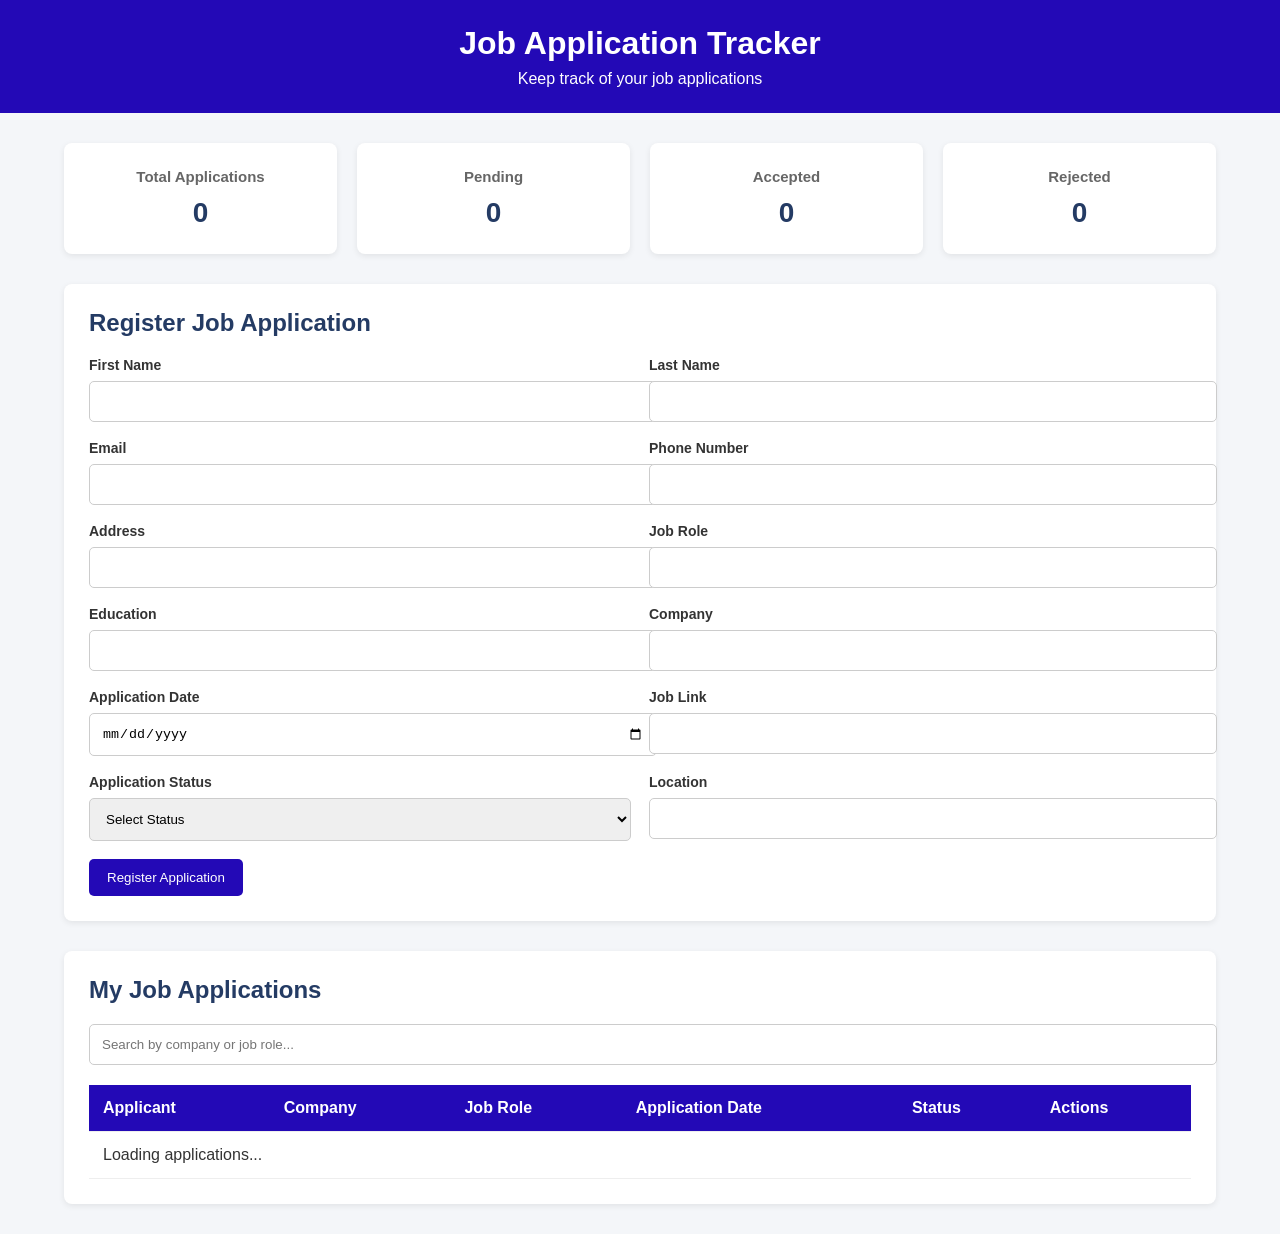
<file: index.html>
<!DOCTYPE html>
<html lang="en">
<head>
    <meta charset="UTF-8">
    <meta name="viewport" content="width=device-width, initial-scale=1.0">
    <title>Job Application Tracker</title>
    <link rel="stylesheet" href="style.css">
</head>
<body>

    <header>
        <h1>Job Application Tracker</h1>
        <p>Keep track of your job applications</p>
    </header>

    <main>

        <!-- Dashboard Statistics -->
        <section class="statistics">
            <div class="stat-card">
                <h3>Total Applications</h3>
                <p id="total-applications">0</p>
            </div>

            <div class="stat-card">
                <h3>Pending</h3>
                <p id="pending-applications">0</p>
            </div>

            <div class="stat-card">
                <h3>Accepted</h3>
                <p id="accepted-applications">0</p>
            </div>

            <div class="stat-card">
                <h3>Rejected</h3>
                <p id="rejected-applications">0</p>
            </div>
        </section>

        <!-- Register Applicant Form -->
        <section class="form-section">
            <h2 id="form-title">Register Job Application</h2>

            <form id="applicant-form">

                <div class="form-group">
                    <label for="first_name">First Name</label>
                    <input type="text" id="first_name" required>
                </div>

                <div class="form-group">
                    <label for="last_name">Last Name</label>
                    <input type="text" id="last_name" required>
                </div>

                <div class="form-group">
                    <label for="email">Email</label>
                    <input type="email" id="email" required>
                </div>

                <div class="form-group">
                    <label for="phone_number">Phone Number</label>
                    <input type="tel" id="phone_number" required>
                </div>

                <div class="form-group">
                    <label for="address">Address</label>
                    <input type="text" id="address" required>
                </div>

                <div class="form-group">
                    <label for="role">Job Role</label>
                    <input type="text" id="role" required>
                </div>

                <div class="form-group">
                    <label for="education">Education</label>
                    <input type="text" id="education" required>
                </div>

                <div class="form-group">
                    <label for="company">Company</label>
                    <input type="text" id="company" required>
                </div>

                <div class="form-group">
                    <label for="application_date">Application Date</label>
                    <input type="date" id="application_date" required>
                </div>

                <div class="form-group">
                    <label for="job_link">Job Link</label>
                    <input type="url" id="job_link">
                </div>

                <div class="form-group">
                    <label for="status">Application Status</label>
                    <select id="status" required>
                        <option value="">Select Status</option>
                        <option value="Pending">Pending</option>
                        <option value="Applied">Applied</option>
                        <option value="Interview">Interview</option>
                        <option value="Accepted">Accepted</option>
                        <option value="Rejected">Rejected</option>
                    </select>
                </div>

                <div class="form-group">
                    <label for="location">Location</label>
                    <input type="text" id="location" required>
                </div>

                <div class="form-buttons">
                    <button type="submit" id="submit-button">
                        Register Application
                    </button>

                    <button type="button" id="cancel-button" hidden>
                        Cancel Update
                    </button>
                </div>

            </form>
        </section>

        <!-- Applicants Table -->
        <section class="applications-section">

            <h2>My Job Applications</h2>

            <input
                type="text"
                id="search-input"
                placeholder="Search by company or job role..."
            >

            <div class="table-container">
                <table>
                    <thead>
                        <tr>
                            <th>Applicant</th>
                            <th>Company</th>
                            <th>Job Role</th>
                            <th>Application Date</th>
                            <th>Status</th>
                            <th>Actions</th>
                        </tr>
                    </thead>

                    <tbody id="applicant-list">
                        <tr>
                            <td colspan="6">Loading applications...</td>
                        </tr>
                    </tbody>
                </table>
            </div>

        </section>

    </main>

    <script src="script.js"></script>
</body>
</html>
</file>
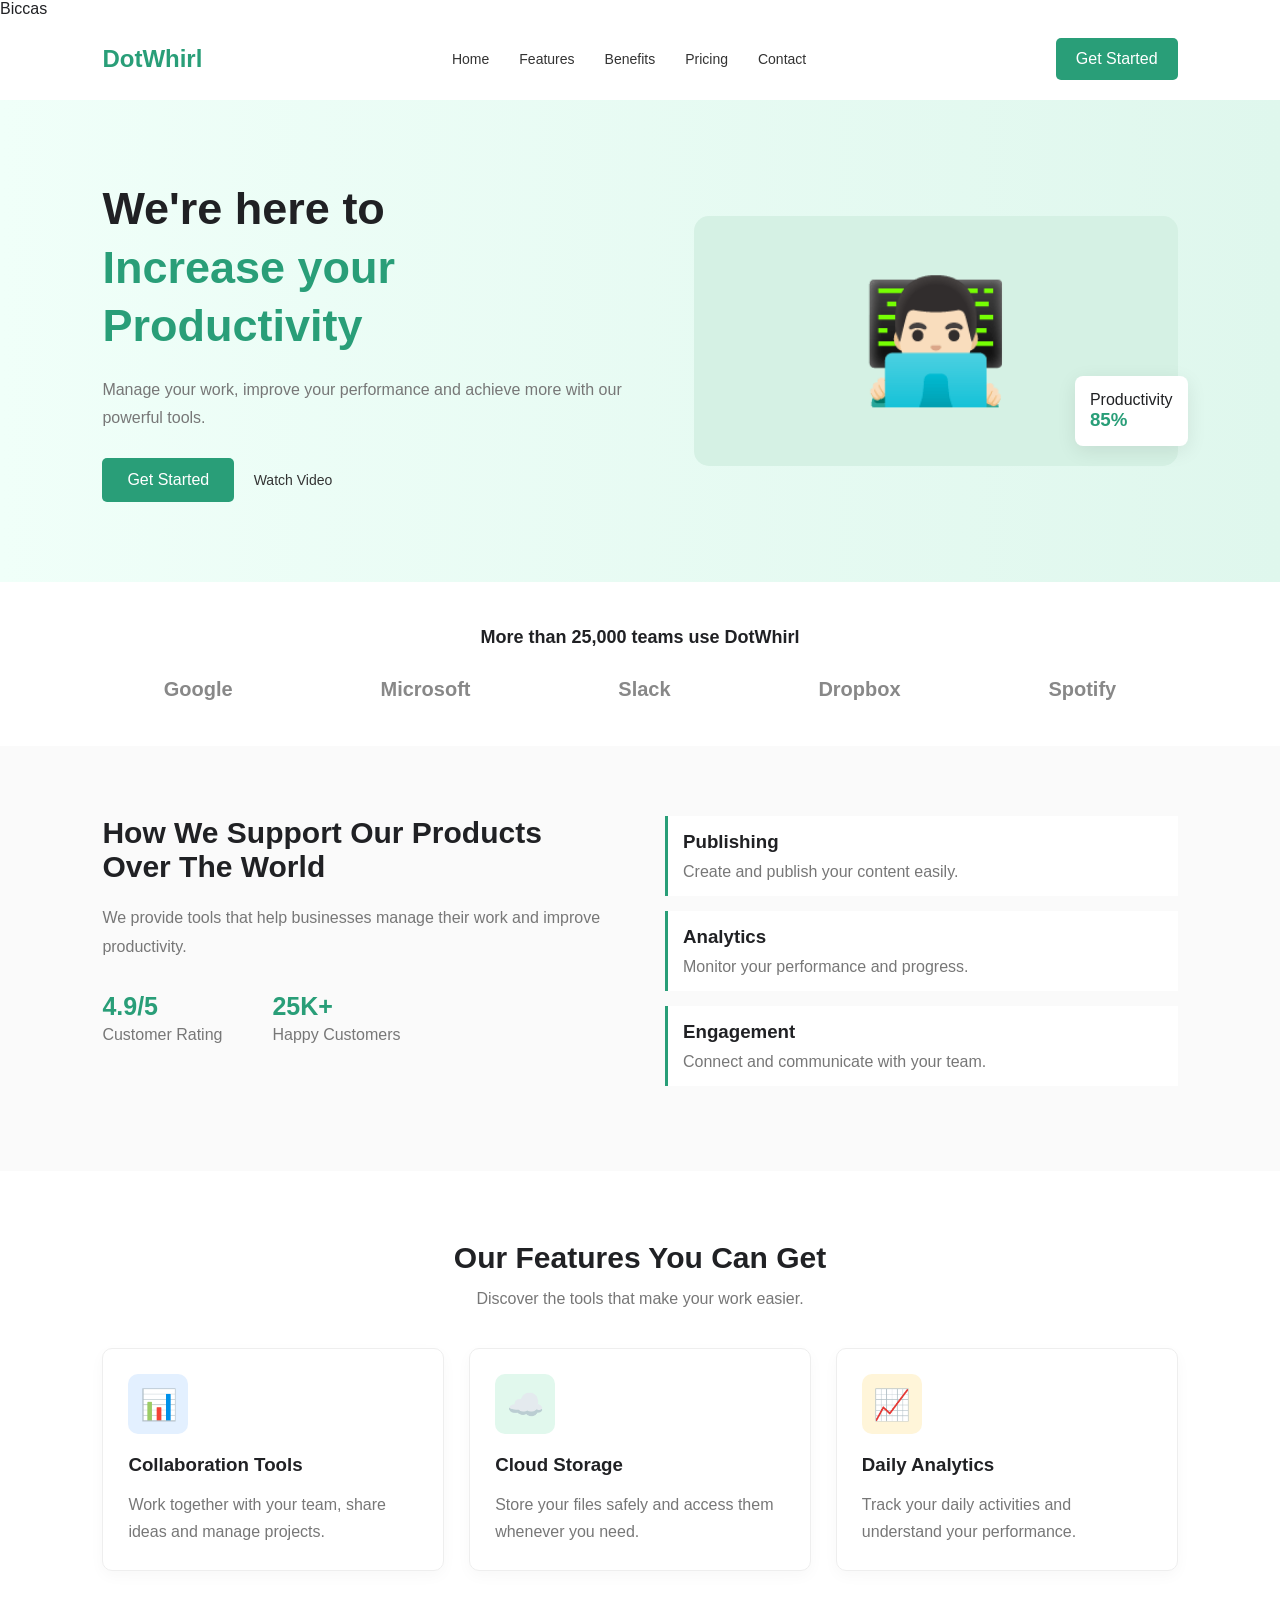
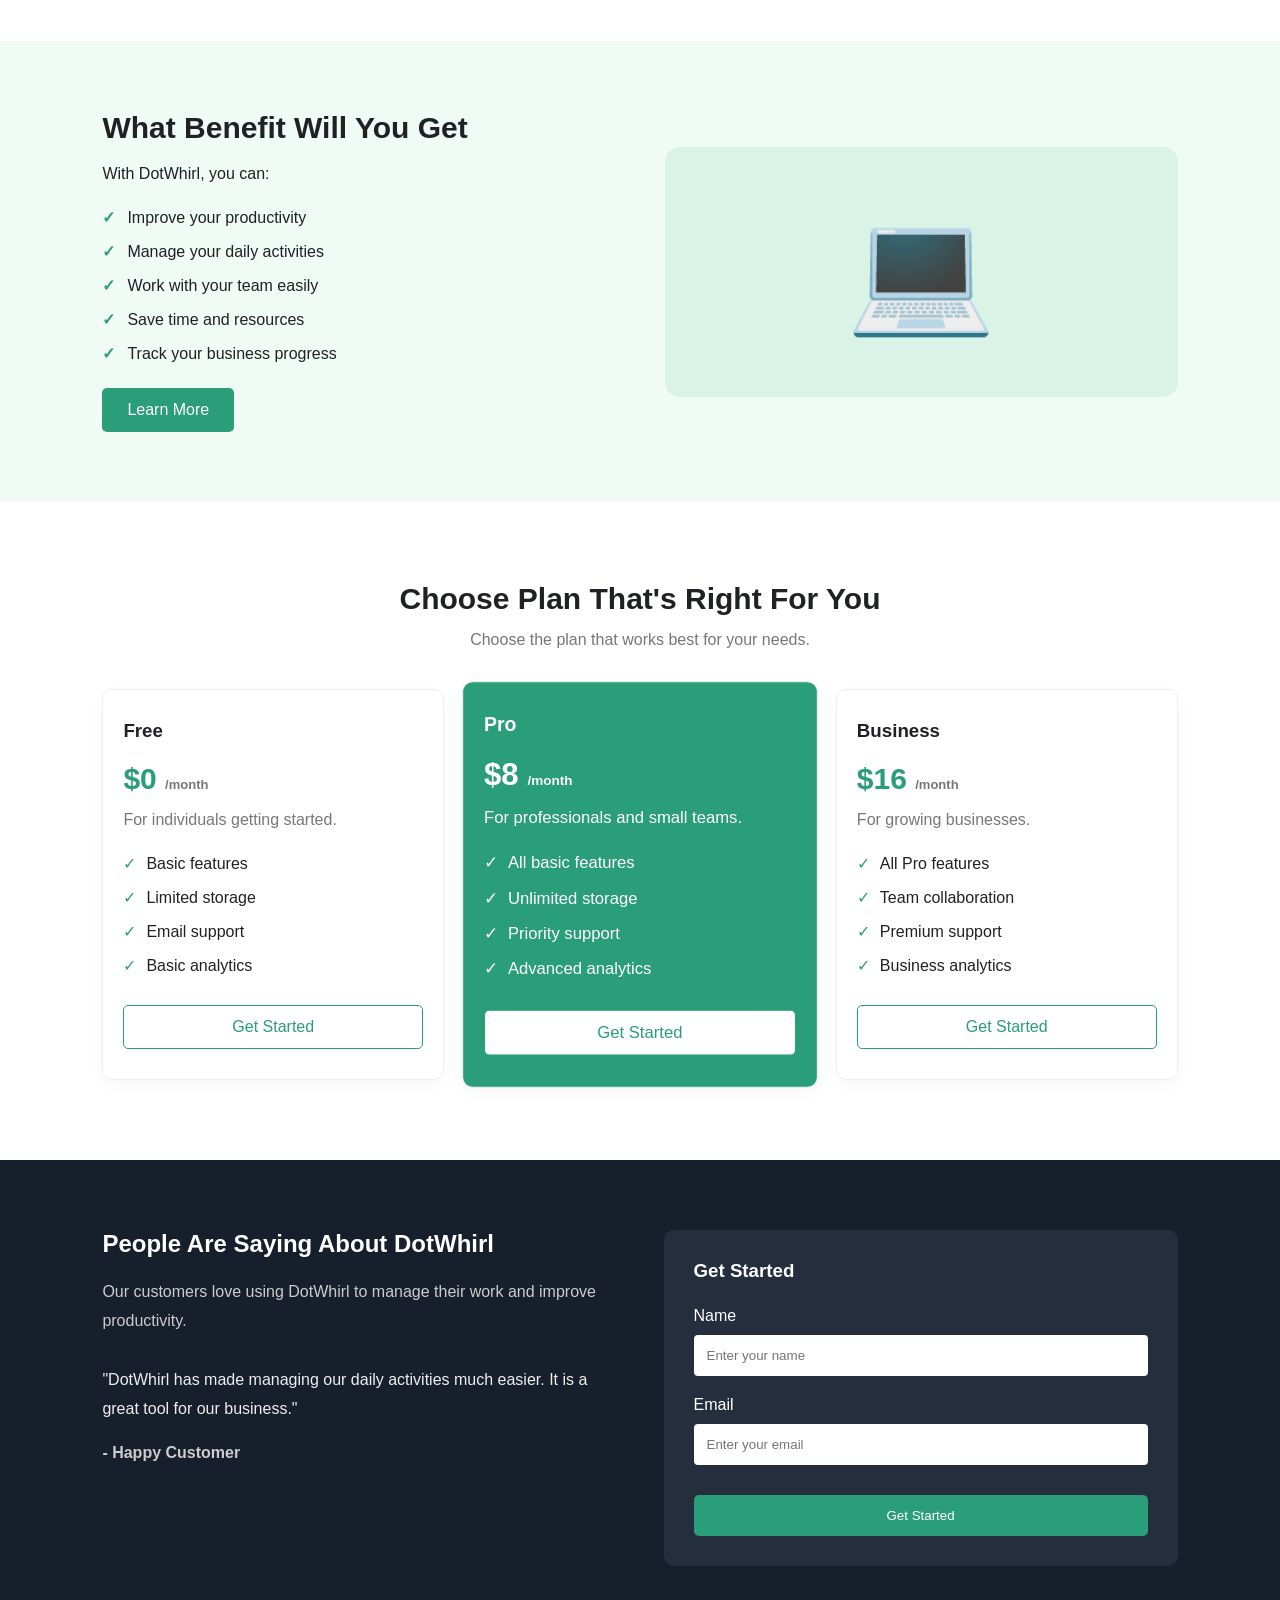
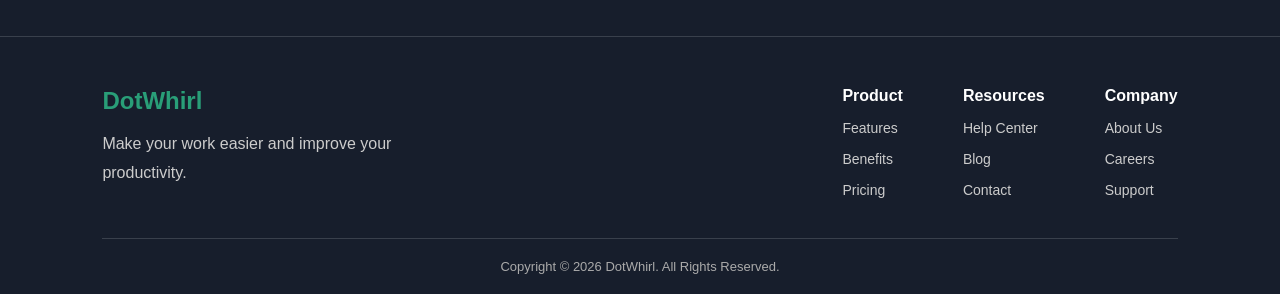
<file: BicaasTask/index.html>
<!DOCTYPE html>
<html lang="en">

<head>
    <meta charset="UTF-8">
    <meta name="viewport" content="width=device-width, initial-scale=1.0">

    <title></title>Biccas</title>

    <link rel="stylesheet" href="style.css">
</head>

<body>

    <!-- Navigation Bar -->
    <header>
        <nav class="navbar">

            <h2 class="logo">DotWhirl</h2>

            <ul class="nav-links">
                <li><a href="#home">Home</a></li>
                <li><a href="#features">Features</a></li>
                <li><a href="#benefits">Benefits</a></li>
                <li><a href="#pricing">Pricing</a></li>
                <li><a href="#contact">Contact</a></li>
            </ul>

            <a href="#pricing" class="nav-button">Get Started</a>

        </nav>
    </header>


    <!-- Hero Section -->
    <section class="hero" id="home">

        <div class="hero-text">

            <h1>
                We're here to
                <span>Increase your Productivity</span>
            </h1>

            <p>
                Manage your work, improve your performance
                and achieve more with our powerful tools.
            </p>

            <a href="#pricing" class="button">Get Started</a>

            <a href="#features" class="watch-link">Watch Video</a>

        </div>

        <div class="hero-image">

            <div class="person">
                👨🏻‍💻
            </div>

            <div class="floating-card">
                <p>Productivity</p>
                <h3>85%</h3>
            </div>

        </div>

    </section>


    <!-- Trusted Companies Section -->
    <section class="companies">

        <h3>More than 25,000 teams use DotWhirl</h3>

        <div class="company-logos">
            <span>Google</span>
            <span>Microsoft</span>
            <span>Slack</span>
            <span>Dropbox</span>
            <span>Spotify</span>
        </div>

    </section>


    <!-- How We Support You Section -->
    <section class="support">

        <div class="support-text">

            <h2>How We Support Our Products Over The World</h2>

            <p>
                We provide tools that help businesses
                manage their work and improve productivity.
            </p>

            <div class="ratings">
                <div>
                    <h3>4.9/5</h3>
                    <p>Customer Rating</p>
                </div>

                <div>
                    <h3>25K+</h3>
                    <p>Happy Customers</p>
                </div>
            </div>

        </div>

        <div class="support-list">

            <div class="support-item">
                <h3>Publishing</h3>
                <p>Create and publish your content easily.</p>
            </div>

            <div class="support-item">
                <h3>Analytics</h3>
                <p>Monitor your performance and progress.</p>
            </div>

            <div class="support-item">
                <h3>Engagement</h3>
                <p>Connect and communicate with your team.</p>
            </div>

        </div>

    </section>


    <!-- Features Section -->
    <section class="features" id="features">

        <h2>Our Features You Can Get</h2>

        <p class="section-description">
            Discover the tools that make your work easier.
        </p>

        <div class="feature-container">

            <div class="feature-card">

                <div class="feature-icon blue">
                    📊
                </div>

                <h3>Collaboration Tools</h3>

                <p>
                    Work together with your team,
                    share ideas and manage projects.
                </p>

            </div>


            <div class="feature-card">

                <div class="feature-icon green">
                    ☁️
                </div>

                <h3>Cloud Storage</h3>

                <p>
                    Store your files safely and
                    access them whenever you need.
                </p>

            </div>


            <div class="feature-card">

                <div class="feature-icon yellow">
                    📈
                </div>

                <h3>Daily Analytics</h3>

                <p>
                    Track your daily activities
                    and understand your performance.
                </p>

            </div>

        </div>

    </section>


    <!-- Benefits Section -->
    <section class="benefits" id="benefits">

        <div class="benefit-text">

            <h2>What Benefit Will You Get</h2>

            <p>With DotWhirl, you can:</p>

            <ul>
                <li>Improve your productivity</li>
                <li>Manage your daily activities</li>
                <li>Work with your team easily</li>
                <li>Save time and resources</li>
                <li>Track your business progress</li>
            </ul>

            <a href="#pricing" class="button">Learn More</a>

        </div>

        <div class="benefit-image">
            💻
        </div>

    </section>


    <!-- Pricing Section -->
    <section class="pricing" id="pricing">

        <h2>Choose Plan That's Right For You</h2>

        <p class="section-description">
            Choose the plan that works best for your needs.
        </p>

        <div class="pricing-container">


            <!-- Free Plan -->
            <div class="pricing-card">

                <h3>Free</h3>

                <h2>$0 <small>/month</small></h2>

                <p>For individuals getting started.</p>

                <ul>
                    <li>Basic features</li>
                    <li>Limited storage</li>
                    <li>Email support</li>
                    <li>Basic analytics</li>
                </ul>

                <a href="#contact" class="pricing-button">Get Started</a>

            </div>


            <!-- Pro Plan -->
            <div class="pricing-card popular">

                <h3>Pro</h3>

                <h2>$8 <small>/month</small></h2>

                <p>For professionals and small teams.</p>

                <ul>
                    <li>All basic features</li>
                    <li>Unlimited storage</li>
                    <li>Priority support</li>
                    <li>Advanced analytics</li>
                </ul>

                <a href="#contact" class="pricing-button">Get Started</a>

            </div>


            <!-- Business Plan -->
            <div class="pricing-card">

                <h3>Business</h3>

                <h2>$16 <small>/month</small></h2>

                <p>For growing businesses.</p>

                <ul>
                    <li>All Pro features</li>
                    <li>Team collaboration</li>
                    <li>Premium support</li>
                    <li>Business analytics</li>
                </ul>

                <a href="#contact" class="pricing-button">Get Started</a>

            </div>

        </div>

    </section>


    <!-- Testimonials and Contact Section -->
    <section class="testimonials" id="contact">

        <div class="testimonial-text">

            <h2>People Are Saying About DotWhirl</h2>

            <p>
                Our customers love using DotWhirl
                to manage their work and improve productivity.
            </p>

            <blockquote>
                "DotWhirl has made managing our daily
                activities much easier. It is a great tool
                for our business."
            </blockquote>

            <p class="customer-name">
                - Happy Customer
            </p>

        </div>


        <!-- Contact Form -->
        <div class="contact-form">

            <h3>Get Started</h3>

            <form>

                <label for="contact-name">Name</label>
                <input type="text" id="contact-name"
                    placeholder="Enter your name">

                <label for="contact-email">Email</label>
                <input type="email" id="contact-email"
                    placeholder="Enter your email">

                <button type="submit" class="button">
                    Get Started
                </button>

            </form>

        </div>

    </section>


    <!-- Footer -->
    <footer>

        <div class="footer-top">

            <div class="footer-brand">
                <h2>DotWhirl</h2>

                <p>
                    Make your work easier
                    and improve your productivity.
                </p>
            </div>

            <div class="footer-links">

                <div>
                    <h4>Product</h4>
                    <a href="#features">Features</a>
                    <a href="#benefits">Benefits</a>
                    <a href="#pricing">Pricing</a>
                </div>

                <div>
                    <h4>Resources</h4>
                    <a href="#contact">Help Center</a>
                    <a href="#contact">Blog</a>
                    <a href="#contact">Contact</a>
                </div>

                <div>
                    <h4>Company</h4>
                    <a href="#home">About Us</a>
                    <a href="#contact">Careers</a>
                    <a href="#contact">Support</a>
                </div>

            </div>

        </div>

        <div class="footer-bottom">
            <p>Copyright © 2026 DotWhirl. All Rights Reserved.</p>
        </div>

    </footer>

</body>

</html>
</file>
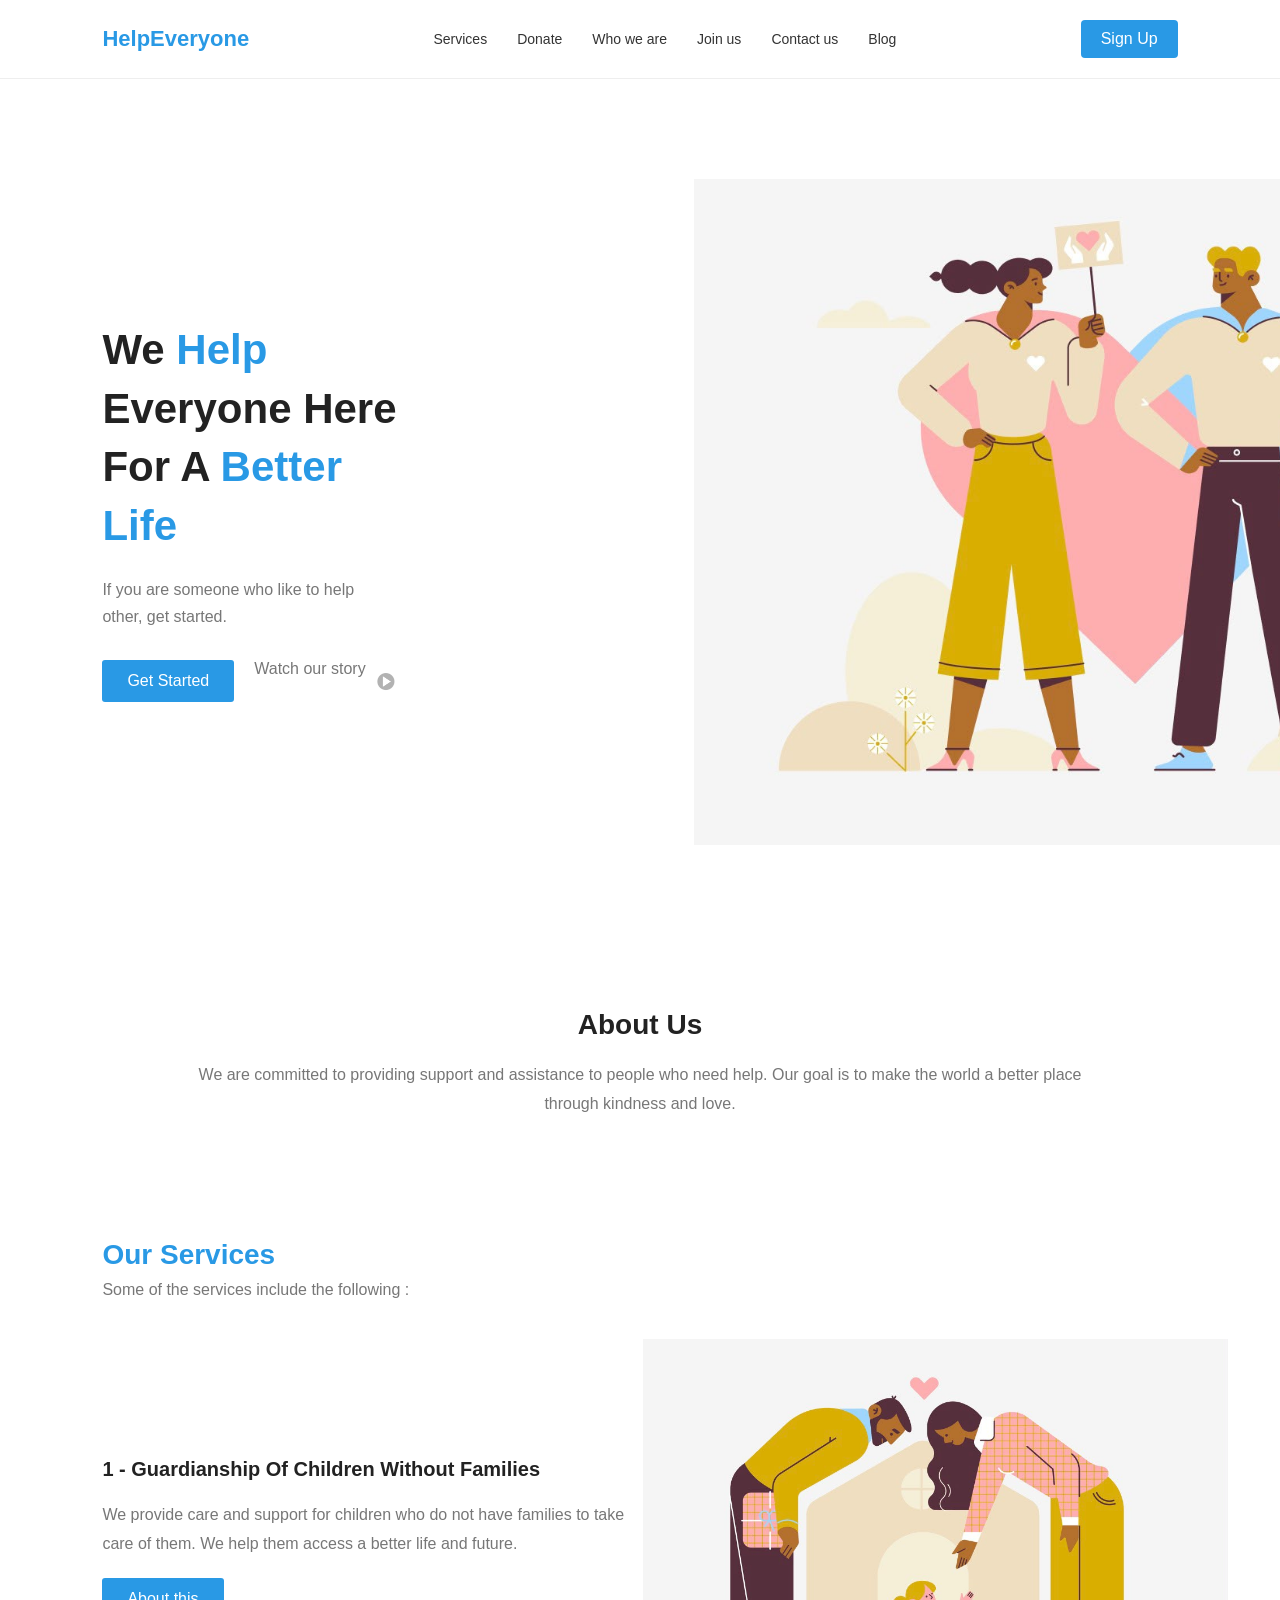
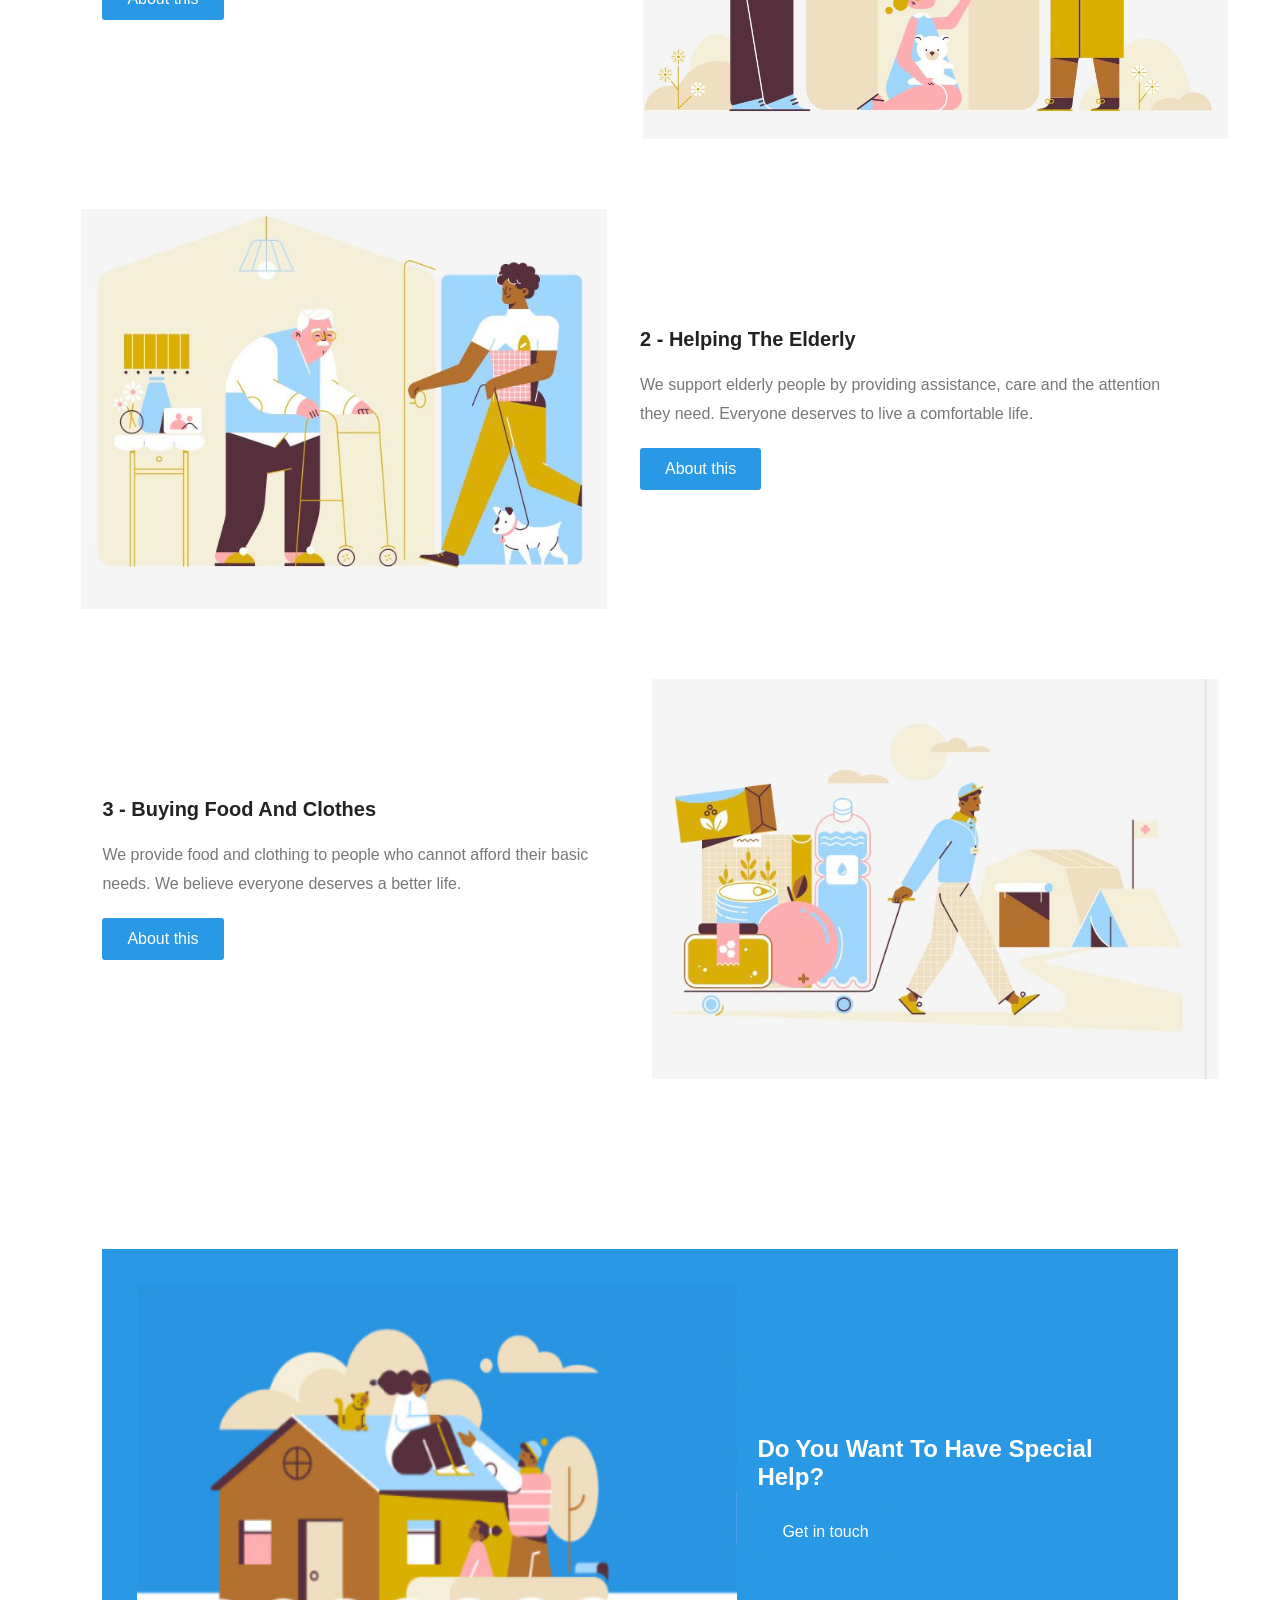
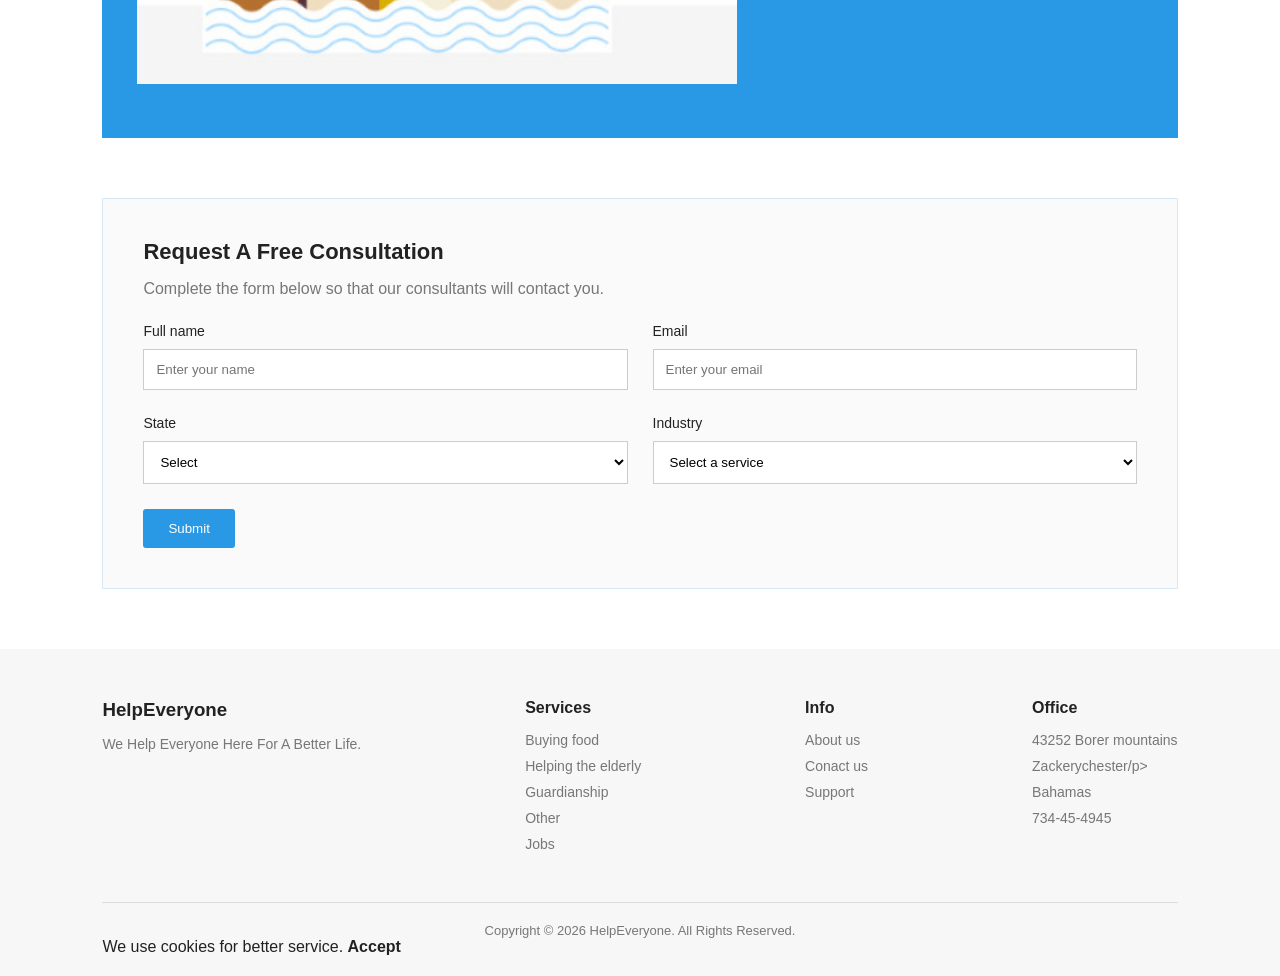
<file: FigmaTask/index.html>
<!DOCTYPE html>
<html lang="en">

<head>
    <meta charset="UTF-8">
    <meta name="viewport" content="width=device-width, initial-scale=1.0">

    <title>Help Everyone</title>

    <link rel="stylesheet" href="style.css">
</head>

<body>

    <header>
        <nav class="navbar">

            <h2 class="logo">HelpEveryone</h2>

            <ul class="nav-links">
                <li><a href="#services">Services</a></li>
                <li><a href="#donate">Donate</a></li>
                <li><a href="#who we are">Who we are</a></li>
                <li><a href="#join us">Join us</a></li>
                <li><a href="#contact us"> Contact us</a></li>
                <li><a href="blog"> Blog</a></li>
            </ul>

            <a href="#contact" class="nav-button">Sign Up</a>

        </nav>
    </header>


  
    <section class="hero" id="home">
<div class="hero-container">
        <div class="hero-text">

            <h1>
                We <span>Help</span> Everyone
                Here For A <span>Better Life</span>
            </h1>

            <p>
                If you are someone who like to help other, get started.
            </p>
        
            <div class="hero-buttons">
            <a href="#services" class="button">Get Started</a>
           <div class="hero-watch-container">
            <p class="hero-watch" >Watch our story
            </p>
                        <img src="play-button.png" alt="Play Button" width="20">
            </div>
            </div>
            </div>
            
        </div>
    

        <div class="hero-image">
          <img src="image-one.jpeg" width="800">
        </div>

    </section>



    <section class="about" id="about">

        <h2>About Us</h2>

        <p>
            We are committed to providing support and
            assistance to people who need help.
            Our goal is to make the world a better
            place through kindness and love.
        </p>

    </section>


    <section class="services" id="services">

        <h2>Our Services</h2>

        <p class="service-intro">
            Some of the services include the following :
        </p>


        <div class="service-item">

            <div class="service-text">

                <h3>1 - Guardianship Of Children Without Families</h3>

                <p>
                    We provide care and support for children
                    who do not have families to take care of them.
                    We help them access a better life and future.
                </p>

                <a href="#contact" class="button">About this</a>

            </div>

            <div class="service-image">
              <img src="image-four.jpeg" width="600"  height="400">
            </div>

        </div>


    
        <div class="service-item reverse">

            <div class="service-image">
                <img src="image-three.jpeg" width="600"  height="400">
            </div>

            <div class="service-text">

                <h3>2 - Helping The Elderly</h3>

                <p>
                    We support elderly people by providing
                    assistance, care and the attention they need.
                    Everyone deserves to live a comfortable life.
                </p>

                <a href="#contact" class="button">About this</a>

            </div>

        </div>


       
        <div class="service-item">

            <div class="service-text">

                <h3>3 - Buying Food And Clothes</h3>

                <p>
                    We provide food and clothing to people
                    who cannot afford their basic needs.
                    We believe everyone deserves a better life.
                </p>

                <a href="#contact" class="button">About this</a>

            </div>

            <div class="service-image">
               <img src="image-two.jpeg" width="600"  height="400">   
            </div>

        </div>

    </section>



    <section class="special-help">

        <div class="special-image">
        <img src="image-5.jpeg" width="600"  height="400">
        </div>

        <div class="special-text">

            <h2>Do You Want To Have Special Help?</h2>

            <a href="#contact" class="button">Get in touch</a>

        </div>

    </section>


    <section class="contact" id="contact">

        <h2>Request A Free Consultation</h2>

        <p>
            Complete the form below so that our consultants will contact you.
        </p>

        <form>

            <div class="form-group">

                <div>
                    <label for="full name">Full name</label>
                    <input type="text" id="name" placeholder="Enter your name">
                </div>

                <div>
                    <label for="email">Email</label>
                    <input type="email" id="email" placeholder="Enter your email">
                </div>

                <div>
                    <label for="state">State</label>
                    <select id="sex">
                        <option>Select</option>
                        <option>Male</option>
                        <option>Female</option>
                    </select>
                </div>

                <div>
                    <label for="industry">Industry</label>
                    <select id="service">
                        <option>Select a service</option>
                        <option>Child Support</option>
                        <option>Elderly Care</option>
                        <option>Food and Clothes</option>
                    </select>
                </div>

            </div>

            <button type="submit" class="button">
                Submit
            </button>

        </form>

    </section>


    <!-- Footer -->
    <footer>

        <div class="footer-content">

            <div>
                <h3>HelpEveryone</h3>
                <p>We Help Everyone Here For A Better Life.</p>
            </div>

            <div>
                <h4>Services</h4>
                <p>Buying food </p>
                <p>Helping the elderly</p>
                <p>Guardianship</p>
                <p>Other</p>
                <p>Jobs</p>
            </div>


               <div>
                <h4>Info</h4>
                <p>About us </p>
                <p>Conact us</p>
                <p>Support</p>
            </div>

           <div>
                <h4>Office</h4>
                <p>43252 Borer mountains </p>
                <p>Zackerychester/p>
                <p>Bahamas</p>
                <p>734-45-4945</p>
               
            </div>

        </div>

        <p class="copyright">
            Copyright © 2026 HelpEveryone. All Rights Reserved.
        </p>
        <p>
            We use cookies for better service. <b>Accept</b>
        </p>
    </footer>

</body>

</html>
</file>
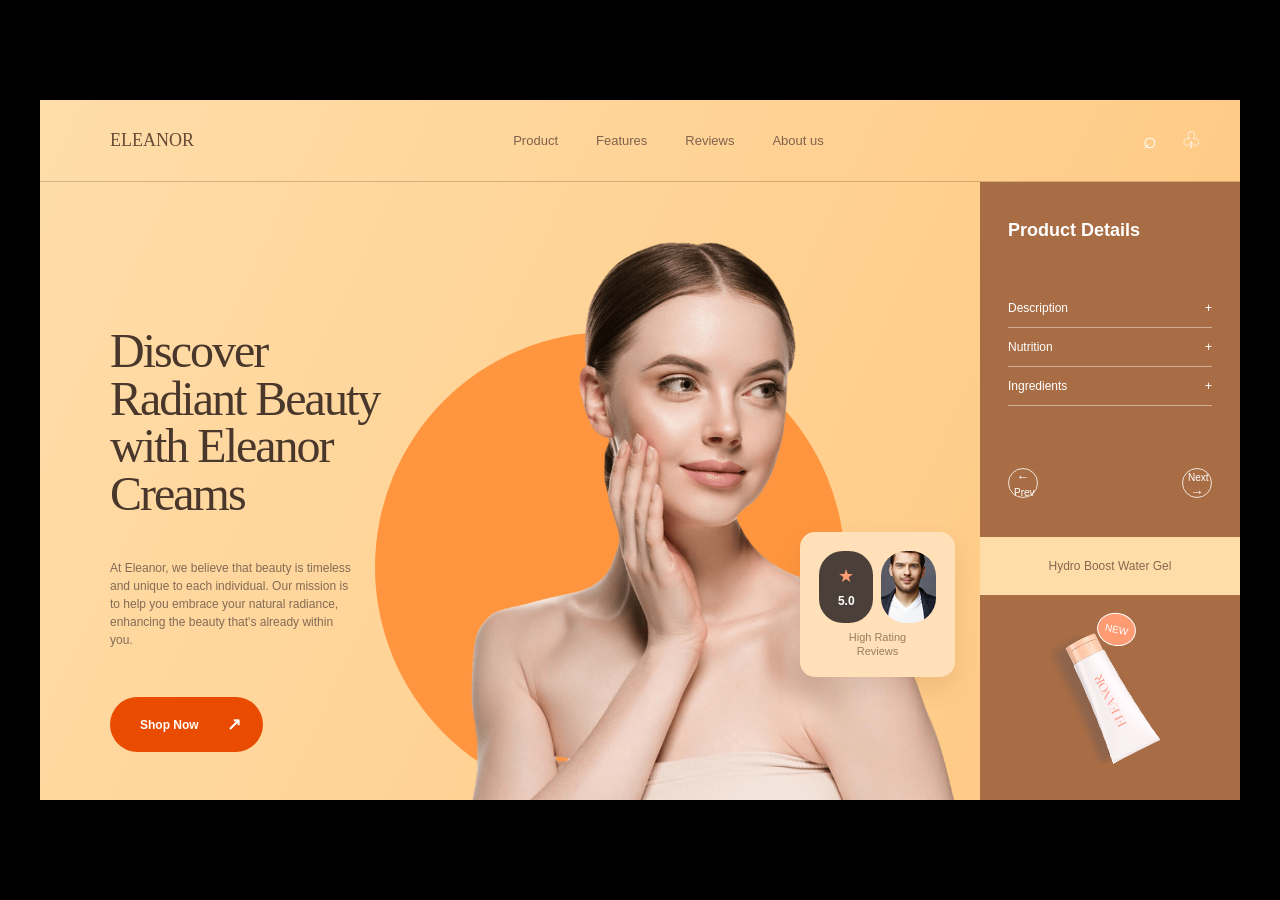
<file: SkinCareHeroSectionApp/index.html>
<!DOCTYPE html>
<html lang="en">
<head>
    <meta charset="UTF-8">
    <meta name="viewport" content="width=device-width, initial-scale=1.0">
    <title>Eleanor Creams | Radiant Beauty</title>
    <link rel="stylesheet" href="styles.css">
</head>
<body>
    <main class="page">
        <section class="hero">

            <header class="navbar">
                <a class="logo" href="#">ELEANOR</a>

                <nav class="nav-links" id="nav-links">
                    <a href="#product">Product</a>
                    <a href="#features">Features</a>
                    <a href="#reviews">Reviews</a>
                    <a href="#about">About us</a>
                </nav>

                <div class="nav-actions">
                    <button class="icon-button" aria-label="Search">⌕</button>
                    <button class="icon-button" aria-label="Shopping bag">♧</button>
                    <button class="menu-button" id="menu-button" aria-label="Open menu">☰</button>
                </div>
            </header>

            <div class="main-content">

                <div class="intro" id="about">
                    <h1>
                        Discover<br>
                        Radiant Beauty<br>
                        with Eleanor<br>
                        Creams
                    </h1>

                    <p>
                        At Eleanor, we believe that beauty is timeless and unique to each individual.
                        Our mission is to help you embrace your natural radiance, enhancing the beauty
                        that's already within you.
                    </p>

                    <a class="shop-button" href="#product">
                        Shop Now <span>↗</span>
                    </a>
                </div>

                <div class="orange-circle"></div>

                <img class="hero-model" src="image/epic.png" alt="Woman with glowing skin">

                <div class="rating-card" id="reviews">

                    <div class="rating-score">
                        <span class="star">★</span>
                        <strong>5.0</strong>
                    </div>

                    <img src="image/rectangle.png" alt="Customer reviewer">

                    <span class="rating-caption">
                        High Rating<br>
                        Reviews
                    </span>

                </div>
            </div>

            <aside class="product-panel" id="product">

                <div class="panel-top">
                    <h2>Product Details</h2>

                    <div class="accordion">

                        <div class="accordion-item">
                            <button class="accordion-button">
                                Description <span>+</span>
                            </button>

                            <p class="accordion-content">
                                A refreshing daily moisturiser that helps your skin feel soft, smooth and hydrated.
                            </p>
                        </div>

                        <div class="accordion-item">
                            <button class="accordion-button">
                                Nutrition <span>+</span>
                            </button>

                            <p class="accordion-content">
                                Made to support a fresh, healthy-looking glow as part of your daily skincare routine.
                            </p>
                        </div>

                        <div class="accordion-item">
                            <button class="accordion-button">
                                Ingredients <span>+</span>
                            </button>

                            <p class="accordion-content">
                                Hyaluronic Acid: Deep Hydration. Vitamin C: Skin Brightening.
                            </p>
                        </div>

                    </div>

                    <div class="product-navigation">
                        <button id="previous-product" aria-label="Previous product">
                            ← <small>Prev</small>
                        </button>

                        <button id="next-product" aria-label="Next product">
                            <small>Next</small> →
                        </button>
                    </div>
                </div>

                <div class="product-name" id="product-name">
                    Hydro Boost Water Gel
                </div>

                <div class="product-image-area">
                    <span class="new-tag">NEW</span>

                    <img src="image/EleTube.png" alt="Eleanor skincare cream tube">
                </div>

            </aside>

        </section>
    </main>

    <script src="script.js"></script>
</body>
</html>
</file>
<file: style.css>
* {
    margin: 0;
    padding: 0;
    /* box-sizing: border-box; */
}

body {
    font-family: Arial, sans-serif;
    background-color: #f4f6f9;
    color: #333;
}

header {
    background-color: #2309b6;
    color: white;
    padding: 25px;
    text-align: center;
}

header h1 {
    margin-bottom: 8px;
}

main {
    width: 90%;
    max-width: 1200px;
    margin: 30px auto;
}

.statistics {
    display: grid;
    grid-template-columns: repeat(4, 1fr);
    gap: 20px;
    margin-bottom: 30px;
}

.stat-card {
    background-color: white;
    padding: 25px;
    border-radius: 8px;
    text-align: center;
    box-shadow: 0 2px 6px rgba(0, 0, 0, 0.08);
}

.stat-card h3 {
    font-size: 15px;
    color: #666;
    margin-bottom: 12px;
}

.stat-card p {
    font-size: 28px;
    font-weight: bold;
    color: #243b64;
}

.form-section,
.applications-section {
    background-color: white;
    padding: 25px;
    border-radius: 8px;
    margin-bottom: 30px;
    box-shadow: 0 2px 6px rgba(0, 0, 0, 0.08);
}

h2 {
    margin-bottom: 20px;
    color: #243b64;
}

#applicant-form {
    display: grid;
    grid-template-columns: repeat(2, 1fr);
    gap: 18px;
}

.form-group {
    display: flex;
    flex-direction: column;
    gap: 8px;
}

.form-group label {
    font-weight: bold;
    font-size: 14px;
}

.form-group input,
.form-group select {
    padding: 12px;
    border: 1px solid #ccc;
    border-radius: 5px;
    outline: none;
    width: 100%;
}

.form-group input:focus,
.form-group select:focus {
    border-color: #243b64;
}

.form-buttons {
    grid-column: 1 / -1;
    display: flex;
    gap: 10px;
}

button {
    padding: 11px 18px;
    border: none;
    border-radius: 5px;
   background-color: #2309b6;
    color: white;
    cursor: pointer;
}

button:hover {
    background-color: #365486;
}

#cancel-button {
    background-color: #777;
}

#search-input {
    width: 100%;
    padding: 12px;
    border: 1px solid #ccc;
    border-radius: 5px;
    margin-bottom: 20px;
}

.table-container {
    overflow-x: auto;
}

table {
    width: 100%;
    border-collapse: collapse;
    min-width: 750px;
}

th,
td {
    padding: 14px;
    text-align: left;
    border-bottom: 1px solid #eee;
}

th {
     background-color: #2309b6;
    color: white;
}

tr:hover {
    background-color: #f7f9fc;
}

.action-buttons {
    display: flex;
    gap: 6px;
}

.view-button {
    background-color: #1685c5;
}

.edit-button {
    background-color: #e49b20;
}

.delete-button {
    background-color: #d83c3c;
}

.status {
    display: inline-block;
    padding: 5px 9px;
    border-radius: 15px;
    font-size: 12px;
    background-color: #eee;
}

.status.accepted {
    background-color: #d8f5df;
    color: #167b34;
}

.status.rejected {
    background-color: #fbdada;
    color: #a32121;
}

.status.pending {
    background-color: #fff0cc;
    color: #956000;
}

.status.applied,
.status.interview {
    background-color: #dceaff;
    color: #2055a0;
}

[hidden] {
    display: none !important;
}

@media (max-width: 768px) {
    .statistics {
        grid-template-columns: repeat(2, 1fr);
    }

    #applicant-form {
        grid-template-columns: 1fr;
    }

    main {
        width: 95%;
    }
}

@media (max-width: 450px) {
    .statistics {
        grid-template-columns: 1fr;
    }

    .form-section,
    .applications-section {
        padding: 15px;
    }
}
</file>
<file: BicaasTask/style.css>
/* General Styling */

* {
    margin: 0;
    padding: 0;
    box-sizing: border-box;
}

html {
    scroll-behavior: smooth;
}

body {
    font-family: Arial, sans-serif;
    color: #202124;
    background-color: #ffffff;
}

a {
    text-decoration: none;
}


/* Navigation Bar */

.navbar {
    display: flex;
    justify-content: space-between;
    align-items: center;
    padding: 20px 8%;
}

.logo {
    color: #299e78;
    font-size: 24px;
}

.nav-links {
    display: flex;
    list-style: none;
    gap: 30px;
}

.nav-links a {
    color: #333333;
    font-size: 14px;
}

.nav-button {
    background-color: #299e78;
    color: white;
    padding: 12px 20px;
    border-radius: 5px;
}


/* Hero Section */

.hero {
    background: linear-gradient(to right, #f0fff9, #dff7ed);
    display: flex;
    justify-content: space-between;
    align-items: center;
    padding: 80px 8%;
    min-height: 450px;
}

.hero-text {
    width: 50%;
}

.hero-text h1 {
    font-size: 45px;
    line-height: 1.3;
    margin-bottom: 20px;
}

.hero-text h1 span {
    display: block;
    color: #299e78;
}

.hero-text p {
    color: #777777;
    line-height: 1.8;
    margin-bottom: 25px;
}

.button {
    display: inline-block;
    background-color: #299e78;
    color: white;
    padding: 13px 25px;
    border: none;
    border-radius: 5px;
    cursor: pointer;
}

.watch-link {
    color: #333333;
    margin-left: 15px;
    font-size: 14px;
}

.hero-image {
    width: 45%;
    min-height: 250px;
    background-color: #d5f1e4;
    display: flex;
    align-items: center;
    justify-content: center;
    position: relative;
    border-radius: 15px;
}

.person {
    font-size: 120px;
}

.floating-card {
    background-color: white;
    padding: 15px;
    border-radius: 8px;
    position: absolute;
    right: -10px;
    bottom: 20px;
    box-shadow: 0 5px 20px #00000015;
}

.floating-card h3 {
    color: #299e78;
}


/* Companies Section */

.companies {
    text-align: center;
    padding: 45px 8%;
}

.companies h3 {
    font-size: 18px;
    margin-bottom: 30px;
}

.company-logos {
    display: flex;
    justify-content: space-around;
    align-items: center;
    flex-wrap: wrap;
    gap: 25px;
}

.company-logos span {
    font-size: 20px;
    font-weight: bold;
    color: #888888;
}


/* Support Section */

.support {
    display: flex;
    justify-content: space-between;
    gap: 50px;
    padding: 70px 8%;
    background-color: #fafafa;
}

.support-text,
.support-list {
    width: 50%;
}

.support-text h2 {
    font-size: 30px;
    margin-bottom: 20px;
}

.support-text p {
    color: #777777;
    line-height: 1.8;
}

.ratings {
    display: flex;
    gap: 50px;
    margin-top: 30px;
}

.ratings h3 {
    color: #299e78;
    font-size: 25px;
}

.support-item {
    padding: 15px;
    margin-bottom: 15px;
    border-left: 3px solid #299e78;
    background-color: white;
}

.support-item h3 {
    margin-bottom: 10px;
}

.support-item p {
    color: #777777;
}


/* Features Section */

.features {
    padding: 70px 8%;
    text-align: center;
}

.features h2,
.benefits h2,
.pricing h2 {
    font-size: 30px;
}

.section-description {
    color: #777777;
    margin: 15px 0 40px;
}

.feature-container {
    display: flex;
    justify-content: space-between;
    gap: 25px;
}

.feature-card {
    flex: 1;
    padding: 25px;
    text-align: left;
    border: 1px solid #eeeeee;
    border-radius: 10px;
    box-shadow: 0 5px 15px #00000008;
}

.feature-icon {
    width: 60px;
    height: 60px;
    display: flex;
    justify-content: center;
    align-items: center;
    border-radius: 10px;
    font-size: 30px;
    margin-bottom: 20px;
}

.blue {
    background-color: #e3f0ff;
}

.green {
    background-color: #e1f8ed;
}

.yellow {
    background-color: #fff5d9;
}

.feature-card h3 {
    margin-bottom: 15px;
}

.feature-card p {
    color: #777777;
    line-height: 1.7;
}


/* Benefits Section */

.benefits {
    display: flex;
    justify-content: space-between;
    align-items: center;
    gap: 50px;
    padding: 70px 8%;
    background-color: #f1fbf6;
}

.benefit-text,
.benefit-image {
    width: 50%;
}

.benefit-text h2 {
    margin-bottom: 20px;
}

.benefit-text ul {
    list-style: none;
    margin: 25px 0;
}

.benefit-text li {
    margin-bottom: 15px;
}

.benefit-text li::before {
    content: "✓";
    color: #299e78;
    font-weight: bold;
    margin-right: 12px;
}

.benefit-image {
    min-height: 250px;
    display: flex;
    justify-content: center;
    align-items: center;
    background-color: #d9f3e6;
    border-radius: 15px;
    font-size: 120px;
}


/* Pricing Section */

.pricing {
    padding: 80px 8%;
    text-align: center;
}

.pricing-container {
    display: flex;
    justify-content: center;
    align-items: stretch;
    gap: 25px;
}

.pricing-card {
    flex: 1;
    padding: 30px 20px;
    border: 1px solid #eeeeee;
    border-radius: 10px;
    text-align: left;
    box-shadow: 0 5px 15px #00000008;
}

.pricing-card h3 {
    margin-bottom: 20px;
}

.pricing-card h2 {
    color: #299e78;
    margin-bottom: 15px;
}

.pricing-card small {
    font-size: 13px;
    color: #777777;
}

.pricing-card p {
    color: #777777;
    margin-bottom: 25px;
}

.pricing-card ul {
    list-style: none;
    margin-bottom: 30px;
}

.pricing-card li {
    margin-bottom: 15px;
}

.pricing-card li::before {
    content: "✓";
    color: #299e78;
    margin-right: 10px;
}

.pricing-button {
    display: block;
    text-align: center;
    padding: 12px;
    color: #299e78;
    border: 1px solid #299e78;
    border-radius: 5px;
}

.popular {
    background-color: #299e78;
    color: white;
    transform: scale(1.04);
}

.popular h2,
.popular small,
.popular p {
    color: white;
}

.popular li::before {
    color: white;
}

.popular .pricing-button {
    background-color: white;
    color: #299e78;
}


/* Testimonials and Contact Section */

.testimonials {
    display: flex;
    justify-content: space-between;
    gap: 50px;
    padding: 70px 8%;
    background-color: #171e2c;
    color: white;
}

.testimonial-text,
.contact-form {
    width: 50%;
}

.testimonial-text h2 {
    margin-bottom: 20px;
}

.testimonial-text p {
    color: #cccccc;
    line-height: 1.8;
}

.testimonial-text blockquote {
    margin: 30px 0 15px;
    line-height: 1.8;
    color: #eeeeee;
}

.customer-name {
    font-weight: bold;
}

.contact-form {
    background-color: #252e3d;
    padding: 30px;
    border-radius: 10px;
}

.contact-form h3 {
    margin-bottom: 25px;
}

.contact-form form {
    display: flex;
    flex-direction: column;
}

.contact-form label {
    margin-bottom: 10px;
}

.contact-form input {
    padding: 13px;
    margin-bottom: 20px;
    border: none;
    border-radius: 4px;
}

.contact-form button {
    margin-top: 10px;
}


/* Footer */

footer {
    background-color: #171e2c;
    color: white;
    padding: 50px 8% 20px;
    border-top: 1px solid #39404c;
}

.footer-top {
    display: flex;
    justify-content: space-between;
    gap: 40px;
    margin-bottom: 40px;
}

.footer-brand {
    width: 35%;
}

.footer-brand h2 {
    color: #299e78;
    margin-bottom: 15px;
}

.footer-brand p {
    color: #cccccc;
    line-height: 1.8;
}

.footer-links {
    display: flex;
    gap: 60px;
}

.footer-links div {
    display: flex;
    flex-direction: column;
    gap: 15px;
}

.footer-links a {
    color: #cccccc;
    font-size: 14px;
}

.footer-bottom {
    border-top: 1px solid #39404c;
    padding-top: 20px;
    text-align: center;
    color: #aaaaaa;
    font-size: 13px;
}


/* Responsive Design */

@media screen and (max-width: 768px) {

    .navbar {
        flex-direction: column;
        gap: 20px;
    }

    .nav-links {
        flex-wrap: wrap;
        justify-content: center;
        gap: 15px;
    }

    .hero {
        flex-direction: column;
        text-align: center;
        gap: 40px;
    }

    .hero-text,
    .hero-image {
        width: 100%;
    }

    .hero-text h1 {
        font-size: 32px;
    }

    .support,
    .benefits,
    .testimonials {
        flex-direction: column;
    }

    .support-text,
    .support-list,
    .benefit-text,
    .benefit-image,
    .testimonial-text,
    .contact-form {
        width: 100%;
    }

    .feature-container,
    .pricing-container {
        flex-direction: column;
    }

    .popular {
        transform: none;
    }

    .footer-top {
        flex-direction: column;
    }

    .footer-brand {
        width: 100%;
    }

    .footer-links {
        flex-wrap: wrap;
        gap: 30px;
    }

}
</file>
<file: FigmaTask/style.css>
* {
    margin: 0;
    padding: 0;
    box-sizing: border-box;
}

body {
    font-family: Arial, sans-serif;
    background-color: #ffffff;
    color: #222222;
}




.navbar {
    display: flex;
    justify-content: space-between;
    align-items: center;
    padding: 20px 8%;
    border-bottom: 1px solid #eeeeee;
}

.logo {
    color: #2999e5;
    font-size: 22px;
}

.nav-links {
    display: flex;
    list-style: none;
    gap: 30px;
    
}

.nav-links a {
    text-decoration: none;
    color: #333333;
    font-size: 14px;
    
}

.nav-button {
    background-color: #2999e5;
    color: white;
    padding: 10px 20px;
    text-decoration: none;
    border-radius: 4px;
}




.hero {
    display: flex;
    align-items: center;
    justify-content: space-between;
    padding: 100px 8%;
    min-height: 450px;
    /* background-color: red; */
}

.hero-text {
    width: 50%;
}

.hero-text h1 {
    font-size: 42px;
    line-height: 1.4;
    margin-bottom: 20px;
}

.hero-text h1 span {
    color: #2999e5;
}

.hero-text p {
    color: #777777;
    margin-bottom: 25px;
    line-height: 1.7;
}

.button {
    display: inline-block;
    background-color: #2999e5;
    color: white;
    padding: 12px 25px;
    text-decoration: none;
    border: none;
    border-radius: 3px;
    cursor: pointer;
}
.hero-buttons{
    display: flex;
    align-items: center;
    gap: 20px;
}

.hero-image {
    width: 45%;
    text-align: center;
}
.hero-watch {
    display: flex;
    justify-content: center;

}
.hero-watch-container {
    display: flex;
    align-items: center;
    gap: 10px;
    cursor: pointer;
    color: #2999e5;
    /* background-color: yellow; */
    text-align: center;
}

.illustration {
    font-size: 100px;
}




.about {
    text-align: center;
    padding: 60px 15%;
}

.about h2 {
    margin-bottom: 20px;
    font-size: 28px;
}

.about p {
    color: #777777;
    line-height: 1.8;
}



.services {
    padding: 60px 8%;
}

.services h2 {
    color: #2999e5;
    font-size: 28px;
    margin-bottom: 10px;
}

.service-intro {
    color: #777777;
    margin-bottom: 40px;
}

.service-item {
    display: flex;
    align-items: center;
    justify-content: space-between;
    gap: 40px;
    margin-bottom: 70px;
}

.service-text {
    width: 50%;
}

.service-text h3 {
    font-size: 20px;
    margin-bottom: 20px;
}

.service-text p {
    color: #777777;
    line-height: 1.8;
    margin-bottom: 20px;
}

.service-image {
    width: 45%;
    min-height: 230px;
    background-color: #fff8df;
    display: flex;
    justify-content: center;
    align-items: center;
    border-radius: 10px;
}

.service-image span {
    font-size: 85px;
}

.reverse {
    flex-direction: row;
}


/* Special Help Section */

.special-help {
    background-color: #2999e5;
    color: white;
    margin: 40px 8%;
    padding: 35px;
    display: flex;
    align-items: center;
    justify-content: space-around;
    gap: 20px;
}

.special-image {
    font-size: 80px;
}

.special-text h2 {
    margin-bottom: 20px;
}


/* Contact Form */

.contact {
    margin: 60px 8%;
    padding: 40px;
    border: 1px solid #d8e9f5;
    background-color: #fafafa;
}

.contact h2 {
    font-size: 22px;
    margin-bottom: 15px;
}

.contact p {
    color: #777777;
    margin-bottom: 25px;
}

.form-group {
    display: grid;
    grid-template-columns: 1fr 1fr;
    gap: 25px;
    margin-bottom: 25px;
}

.form-group div {
    display: flex;
    flex-direction: column;
}

.form-group label {
    margin-bottom: 10px;
    font-size: 14px;
}

.form-group input,
.form-group select {
    padding: 12px;
    border: 1px solid #cccccc;
    outline: none;
    background-color: white;
}


/* Footer */

footer {
    background-color: #f7f7f7;
    padding: 50px 8% 20px;
}

.footer-content {
    display: flex;
    justify-content: space-between;
    gap: 30px;
    margin-bottom: 40px;
}

.footer-content h3,
.footer-content h4 {
    margin-bottom: 15px;
}

.footer-content p {
    color: #777777;
    margin-bottom: 10px;
    font-size: 14px;
}

.footer-content a {
    text-decoration: none;
    color: #777777;
}

.copyright {
    text-align: center;
    border-top: 1px solid #dddddd;
    padding-top: 20px;
    color: #777777;
    font-size: 13px;
}


/* Responsive Design */

@media screen and (max-width: 768px) {

    .navbar {
        flex-direction: column;
        gap: 20px;
    }

    .nav-links {
        gap: 15px;
        flex-wrap: wrap;
        justify-content: center;
    }

    .hero {
        flex-direction: column;
        text-align: center;
        gap: 40px;
    }

    .hero-text,
    .hero-image {
        width: 100%;
    }

    .hero-text h1 {
        font-size: 30px;
    }

    .service-item {
        flex-direction: column;
    }

    .service-text,
    .service-image {
        width: 100%;
    }

    .special-help {
        flex-direction: column;
        text-align: center;
    }

    .form-group {
        grid-template-columns: 1fr;
    }

    .footer-content {
        flex-direction: column;
    }

}
</file>
<file: SkinCareHeroSectionApp/styles.css>
* {
    margin: 0;
    padding: 0;
    box-sizing: border-box;
}

body {
    font-family: Arial, Helvetica, sans-serif;
    background: black;
    color: #3f3028;
}

.page {
    min-height: 100vh;
    display: flex;
    align-items: center;
    justify-content: center;
    padding: 35px;
}

.hero {
    width: 100%;
    max-width: 1200px;
    min-height: 700px;
    display: grid;
    grid-template-columns: minmax(0, 1fr) 260px;
    grid-template-rows: 82px 1fr;
    overflow: hidden;
    background: linear-gradient(115deg, #ffdda9, #ffc77f);
    position: relative;
}

/* Navigation */

.navbar {
    grid-column: 1 / -1;
    display: flex;
    align-items: center;
    justify-content: space-between;
    padding: 0 38px 0 70px;
    border-bottom: 1px solid rgba(105, 70, 45, 0.28);
    position: relative;
    z-index: 5;
}

.logo {
    color: #674a37;
    font-family: Georgia, serif;
    font-size: 18px;
    text-decoration: none;
}

.nav-links {
    display: flex;
    gap: 38px;
}

.nav-links a {
    color: #80634d;
    text-decoration: none;
    font-size: 13px;
}

.nav-links a:hover {
    color: #d84b00;
}

.nav-actions {
    display: flex;
    align-items: center;
    gap: 24px;
}

.icon-button,
.menu-button {
    border: 0;
    background: transparent;
    color: white;
    font-size: 23px;
    cursor: pointer;
}

.menu-button {
    display: none;
}

/* Main hero area */

.main-content {
    min-height: 618px;
    position: relative;
    overflow: hidden;
    grid-column: 1;
    grid-row: 2;
}

.intro {
    position: absolute;
    z-index: 2;
    left: 70px;
    top: 145px;
    width: 310px;
}

.intro h1 {
    font-family: Georgia, "Times New Roman", serif;
    font-size: clamp(35px, 4vw, 48px);
    font-weight: 400;
    line-height: 0.99;
    letter-spacing: -2px;
    color: #49372c;
}

.intro p {
    max-width: 245px;
    margin-top: 42px;
    color: #846b56;
    font-size: 12px;
    line-height: 1.5;
}

.shop-button {
    display: inline-flex;
    align-items: center;
    gap: 28px;
    margin-top: 48px;
    padding: 17px 22px 17px 30px;
    border-radius: 30px;
    background: #e94b00;
    color: white;
    text-decoration: none;
    font-size: 12px;
    font-weight: bold;
}

.shop-button span {
    font-size: 17px;
}

.orange-circle {
    position: absolute;
    width: 470px;
    height: 470px;
    border-radius: 50%;
    background: #ff963f;
    left: 335px;
    top: 150px;
}

.hero-model {
    position: absolute;
    z-index: 1;
    height: 95%;
    max-width: 62%;
    object-fit: contain;
    object-position: bottom;
    bottom: 0;
    right: 18px;
}

.rating-card {
    position: absolute;
    z-index: 3;
    right: 25px;
    top: 350px;
    width: 155px;
    min-height: 145px;
    border-radius: 15px;
    background: #ffe0b9;
    box-shadow: 0 12px 25px rgba(111, 69, 35, 0.12);
    display: grid;
    grid-template-columns: 1fr 1fr;
    align-items: center;
    justify-items: center;
    padding: 15px;
}

.rating-score {
    width: 54px;
    height: 72px;
    border-radius: 24px;
    background: #4b4039;
    color: white;
    display: flex;
    flex-direction: column;
    align-items: center;
    justify-content: center;
    gap: 7px;
    font-size: 12px;
}

.star {
    color: #ff9b72;
    font-size: 18px;
}

.rating-card img {
    width: 55px;
    height: 72px;
    object-fit: cover;
    border-radius: 25px;
}

.rating-caption {
    grid-column: 1 / -1;
    text-align: center;
    color: #9b7d62;
    font-size: 11px;
    line-height: 1.3;
}

/* Right product panel */

.product-panel {
    grid-column: 2;
    grid-row: 2;
    background: #a96d45;
    color: white;
    display: flex;
    flex-direction: column;
    z-index: 4;
}

.panel-top {
    padding: 38px 28px 30px;
    flex: 1;
}

.panel-top h2 {
    font-size: 18px;
    margin-bottom: 48px;
}

.accordion-item {
    border-bottom: 1px solid rgba(255, 255, 255, 0.45);
}

.accordion-button {
    width: 100%;
    border: 0;
    background: transparent;
    color: white;
    display: flex;
    justify-content: space-between;
    padding: 12px 0;
    text-align: left;
    cursor: pointer;
    font-size: 12px;
}

.accordion-content {
    display: none;
    padding: 0 0 12px;
    color: #f9e8d8;
    font-size: 11px;
    line-height: 1.5;
}

.accordion-item.active .accordion-content {
    display: block;
}

.product-navigation {
    display: flex;
    justify-content: space-between;
    margin-top: 62px;
}

.product-navigation button {
    border: 1px solid rgba(255, 255, 255, 0.8);
    background: transparent;
    color: white;
    width: 30px;
    height: 30px;
    border-radius: 50%;
    cursor: pointer;
}

.product-navigation small {
    font-size: 10px;
    margin: 0 5px;
}

.product-name {
    background: #ffdda9;
    color: #86684f;
    text-align: center;
    padding: 22px 10px;
    font-size: 12px;
}

.product-image-area {
    height: 205px;
    display: flex;
    align-items: center;
    justify-content: center;
    position: relative;
    overflow: hidden;
}

.product-image-area img {
    height: 170px;
    max-width: 75%;
    object-fit: contain;
    transform: rotate(-12deg);
}

.new-tag {
    position: absolute;
    top: 18px;
    left: 45%;
    z-index: 1;
    background: #ff9b72;
    border: 1px solid white;
    padding: 10px 7px;
    border-radius: 50%;
    font-size: 10px;
    transform: rotate(12deg);
}

/* Tablet screens */

@media (max-width: 850px) {

    .page {
        padding: 15px;
    }

    .hero {
        grid-template-columns: 1fr 220px;
    }

    .navbar {
        padding: 0 25px;
    }

    .nav-links {
        gap: 16px;
    }

    .intro {
        left: 30px;
    }

    .orange-circle {
        left: 240px;
    }

    .hero-model {
        right: -30px;
        max-width: 65%;
    }

    .rating-card {
        right: 10px;
    }
}

/* Mobile screens */

@media (max-width: 650px) {

    .hero {
        display: flex;
        flex-direction: column;
    }

    .navbar {
        height: 70px;
        padding: 0 20px;
    }

    .menu-button {
        display: block;
    }

    .nav-links {
        display: none;
        position: absolute;
        top: 70px;
        left: 0;
        right: 0;
        padding: 20px;
        background: #ffdda9;
        flex-direction: column;
        z-index: 10;
    }

    .nav-links.show {
        display: flex;
    }

    .nav-actions {
        gap: 15px;
    }

    .main-content {
        min-height: 650px;
    }

    .intro {
        top: 55px;
        left: 25px;
        width: 250px;
    }

    .intro h1 {
        font-size: 38px;
    }

    .intro p {
        margin-top: 20px;
        max-width: 220px;
    }

    .shop-button {
        margin-top: 20px;
    }

    .orange-circle {
        width: 330px;
        height: 330px;
        left: 28%;
        top: 290px;
    }

    .hero-model {
        height: 55%;
        max-width: 75%;
        right: 0;
    }

    .rating-card {
        top: 400px;
        right: 12px;
        transform: scale(0.8);
        transform-origin: right top;
    }

    .product-panel {
        min-height: 500px;
    }

    .panel-top {
        padding: 28px 25px;
    }

    .panel-top h2 {
        margin-bottom: 25px;
    }

    .product-navigation {
        margin-top: 30px;
    }

    .product-image-area {
        height: 220px;
    }
    /* product-image-area .new-tag{
        width: 69.5px;
        height: 69.5px;
        top: 704.3px;
        left: 1270.07px;
        border-radius: 1.76px;
        motion-rotation: 15.8;
        border-style: dashed;

    } */
}
</file>
